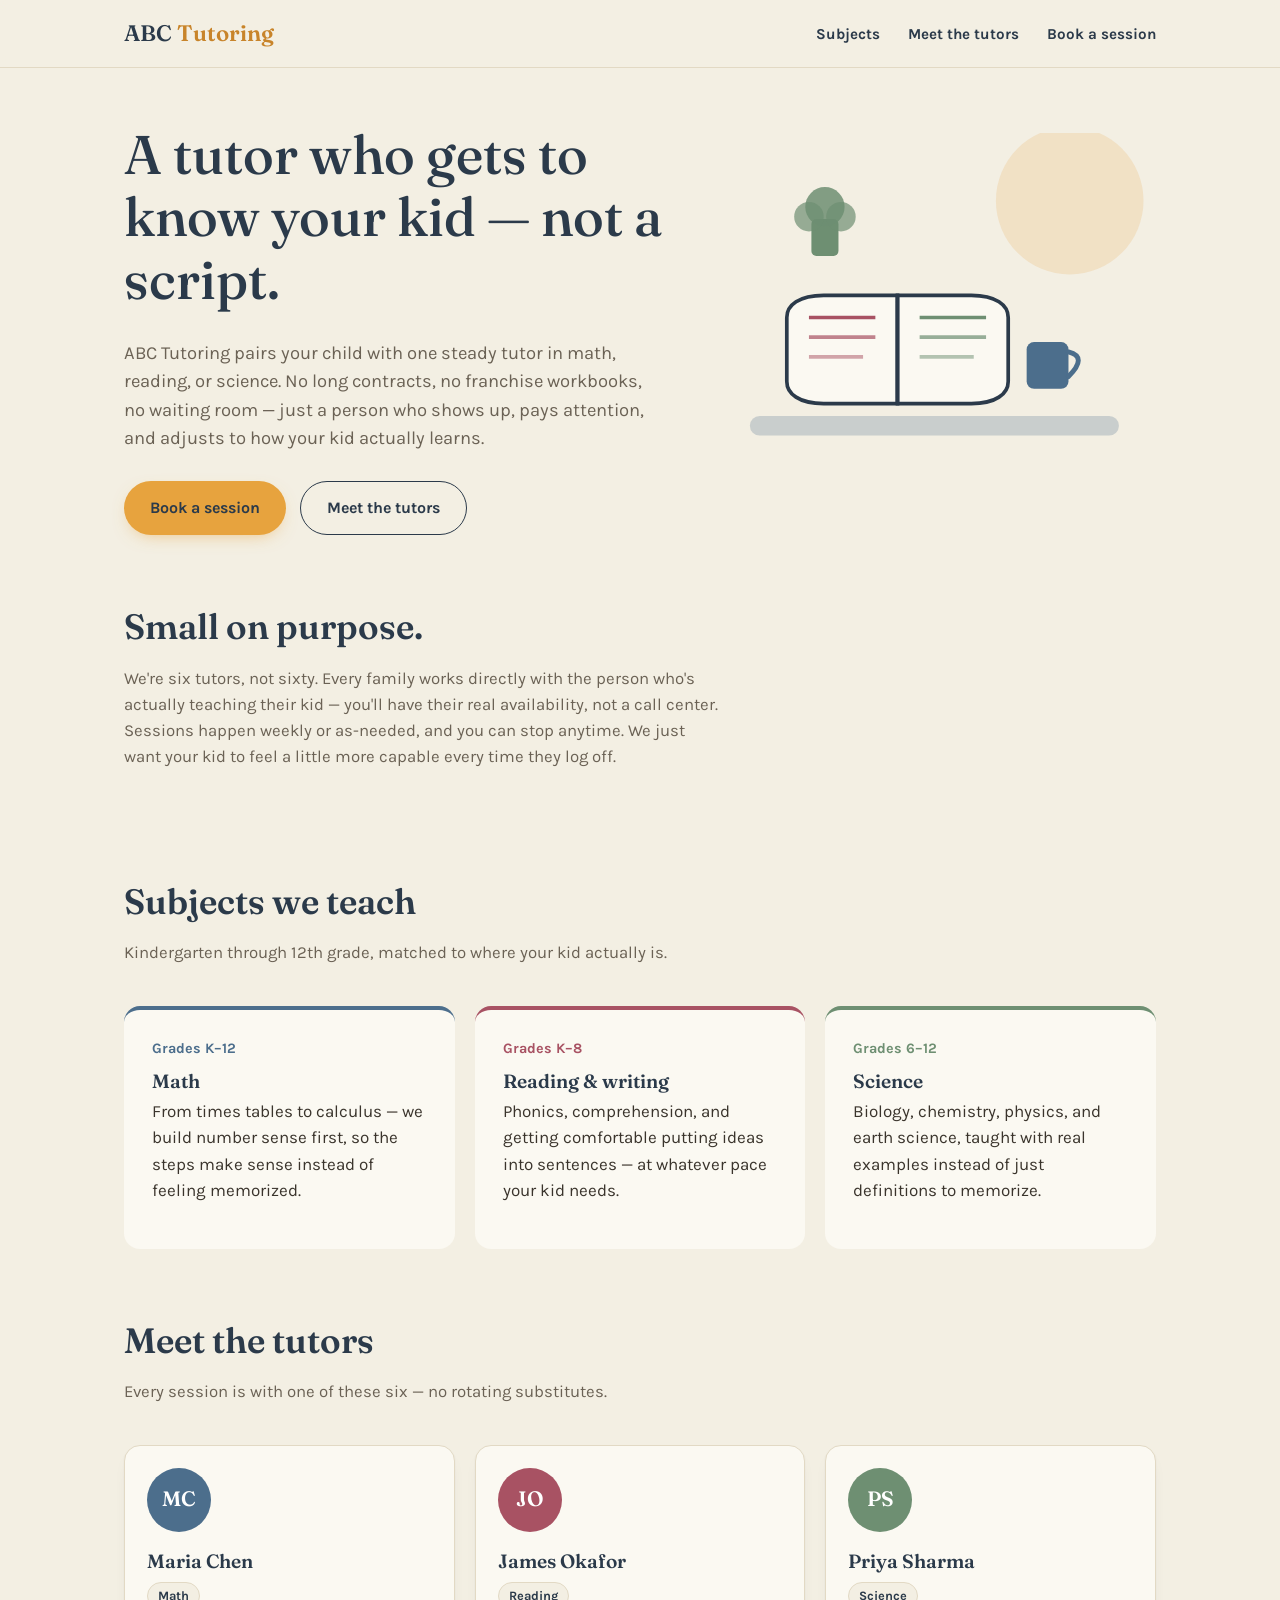
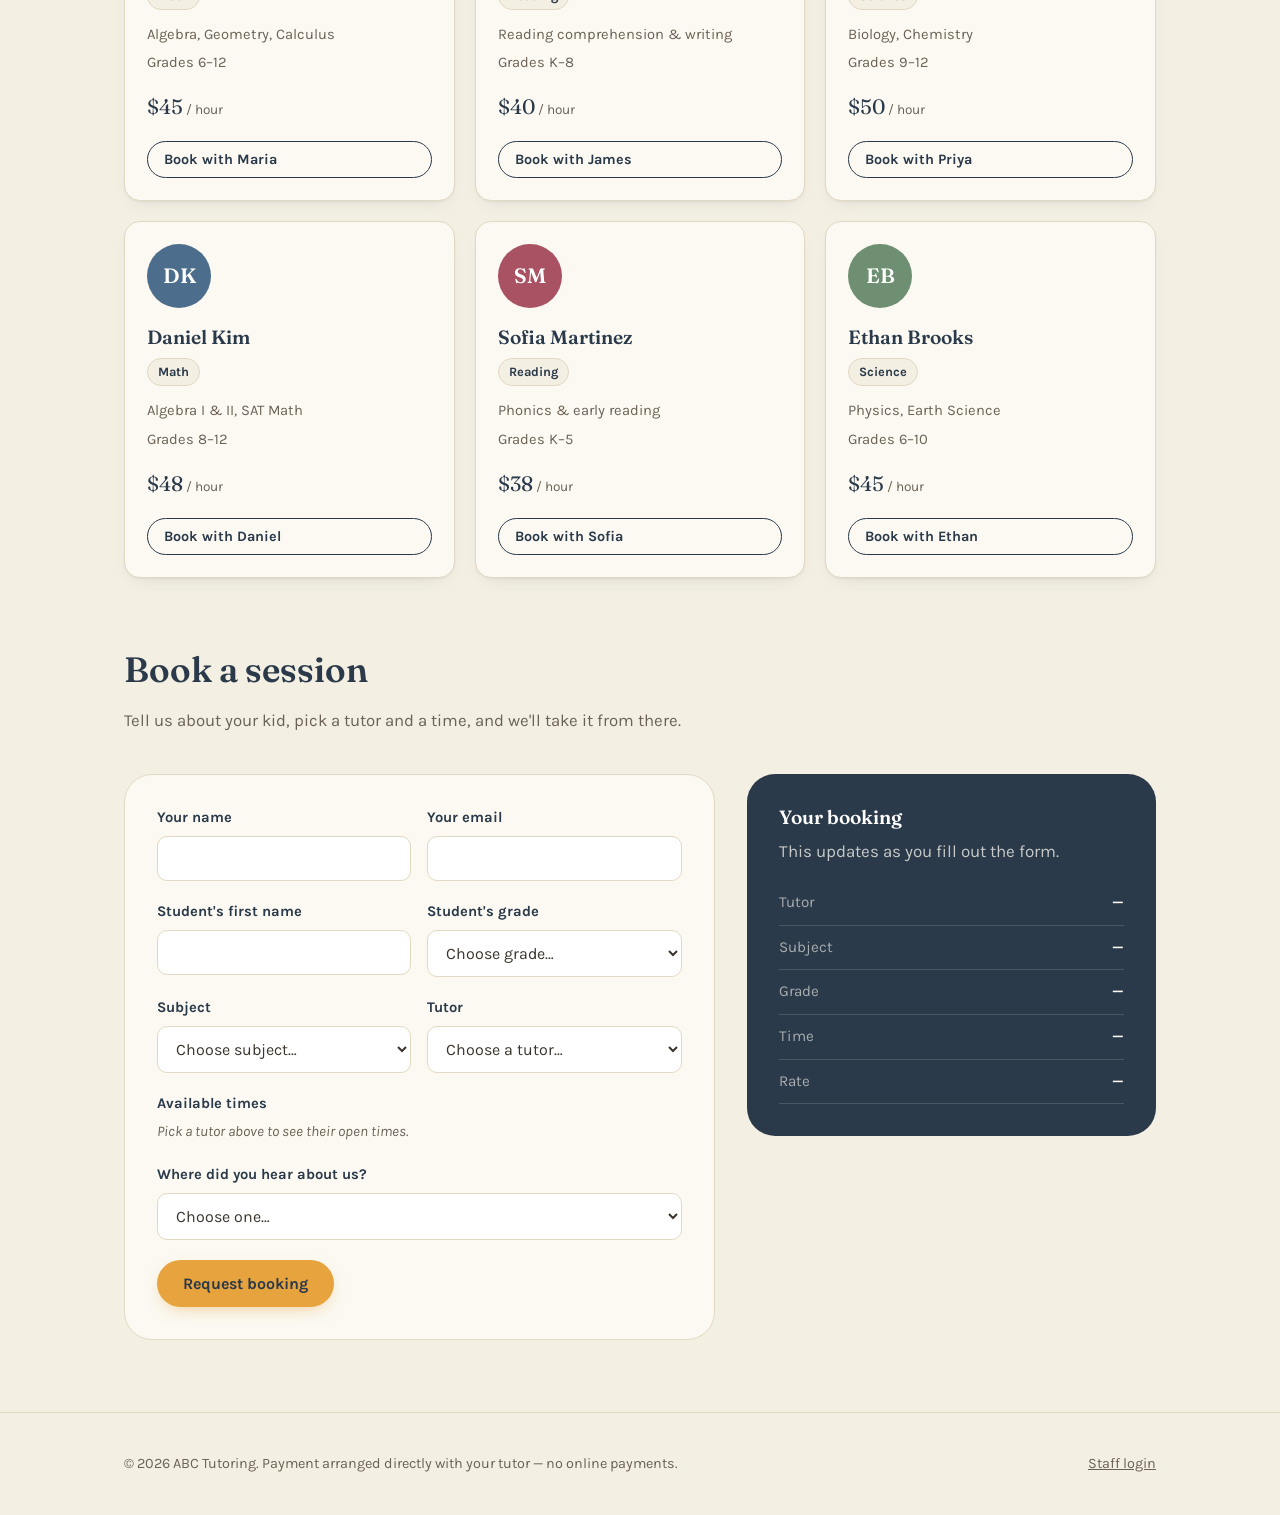
<file: index.html>
<!DOCTYPE html>
<html lang="en">
<head>
<meta charset="UTF-8" />
<meta name="viewport" content="width=device-width, initial-scale=1.0" />
<title>ABC Tutoring — Patient, personal tutoring for your kid</title>
<meta name="description" content="One-on-one math, reading, and science tutoring with tutors who actually get to know your kid. No contracts, no franchise scripts." />
<link rel="preconnect" href="https://fonts.googleapis.com">
<link rel="preconnect" href="https://fonts.gstatic.com" crossorigin>
<link href="https://fonts.googleapis.com/css2?family=Fraunces:opsz,wght@9..144,500;9..144,600&family=Karla:wght@400;500;700&display=swap" rel="stylesheet">
<link rel="stylesheet" href="style.css" /> 

<!-- PostHog analytics -->
<script>
    !function(t,e){var o,n,p,r;e.__SV||(window.posthog && window.posthog.__loaded)||(window.posthog=e,e._i=[],e.init=function(i,s,a){function g(t,e){var o=e.split(".");2==o.length&&(t=t[o[0]],e=o[1]),t[e]=function(){t.push([e].concat(Array.prototype.slice.call(arguments,0)))}}p||((p=t.createElement("script")).type="text/javascript",p.crossOrigin="anonymous",p.async=!0,p.src=s.api_host.replace(".i.posthog.com","-assets.i.posthog.com")+"/static/array.js",p.onerror=function(){p=null},(r=t.getElementsByTagName("script")[0]).parentNode.insertBefore(p,r));var u=e;for(void 0!==a?u=e[a]=[]:a="posthog",u.people=u.people||[],u.toString=function(t){var e="posthog";return"posthog"!==a&&(e+="."+a),t||(e+=" (stub)"),e},u.people.toString=function(){return u.toString(1)+".people (stub)"},o="init capture register register_once register_for_session unregister unregister_for_session getFeatureFlag getFeatureFlagResult isFeatureEnabled reloadFeatureFlags updateEarlyAccessFeatureEnrollment getEarlyAccessFeatures on onFeatureFlags onSessionId getSurveys getActiveMatchingSurveys renderSurvey canRenderSurvey getNextSurveyStep identify setPersonProperties group resetGroups setPersonPropertiesForFlags resetPersonPropertiesForFlags setGroupPropertiesForFlags resetGroupPropertiesForFlags reset get_distinct_id getGroups get_session_id get_session_replay_url alias set_config startSessionRecording stopSessionRecording sessionRecordingStarted captureException loadToolbar get_property getSessionProperty createPersonProfile opt_in_capturing opt_out_capturing has_opted_in_capturing has_opted_out_capturing clear_opt_in_out_capturing debug".split(" "),n=0;n<o.length;n++)g(u,o[n]);e._i.push([i,s,a])},e.__SV=1)}(document,window.posthog||[]);
    posthog.init('phc_zxxuDMYx4rX93AA6RFzjvgEHXUmBMe9n8ZpTk2k6E65x', {
        api_host: 'https://us.i.posthog.com',
        defaults: '2026-05-30',
    })
</script>
</head>
<body>

<header class="site-header">
  <div class="container">
    <a class="wordmark" href="#top">ABC <span>Tutoring</span></a>
    <button class="nav-toggle" aria-label="Toggle menu" aria-expanded="false">☰</button>
    <ul class="site-nav">
      <li><a href="#subjects">Subjects</a></li>
      <li><a href="#tutors">Meet the tutors</a></li>
      <li><a href="#booking">Book a session</a></li>
    </ul>
  </div>
</header>

<main id="top">

  <!-- ---------- HERO ---------- -->
  <section class="hero">
    <div class="container">
      <div class="hero-copy">
        <h1>A tutor who gets to know your kid — not a script.</h1>
        <p>
          ABC Tutoring pairs your child with one steady tutor in math, reading, or
          science. No long contracts, no franchise workbooks, no waiting room —
          just a person who shows up, pays attention, and adjusts to how your kid
          actually learns.
        </p>
        <div class="hero-actions">
          <a href="#booking" class="btn btn-primary">Book a session</a>
          <a href="#tutors" class="btn btn-secondary">Meet the tutors</a>
        </div>
      </div>

      <svg class="hero-art" viewBox="0 0 360 320" width="100%" xmlns="http://www.w3.org/2000/svg" role="img" aria-label="Illustration of an open book, a mug, and a small plant on a desk">
        <circle cx="290" cy="55" r="60" fill="var(--marigold)" opacity="0.18" />
        <rect x="30" y="230" width="300" height="16" rx="8" fill="var(--denim)" opacity="0.25" />
        <path d="M60 150 C60 140 70 132 90 132 L150 132 L150 220 L90 220 C70 220 60 212 60 202 Z" fill="var(--paper-raised)" stroke="var(--ink)" stroke-width="3"/>
        <path d="M240 150 C240 140 230 132 210 132 L150 132 L150 220 L210 220 C230 220 240 212 240 202 Z" fill="var(--paper-raised)" stroke="var(--ink)" stroke-width="3"/>
        <line x1="150" y1="132" x2="150" y2="220" stroke="var(--ink)" stroke-width="3"/>
        <line x1="78" y1="150" x2="132" y2="150" stroke="var(--berry)" stroke-width="3"/>
        <line x1="78" y1="166" x2="132" y2="166" stroke="var(--berry)" stroke-width="3" opacity="0.7"/>
        <line x1="78" y1="182" x2="122" y2="182" stroke="var(--berry)" stroke-width="3" opacity="0.5"/>
        <line x1="168" y1="150" x2="222" y2="150" stroke="var(--moss)" stroke-width="3"/>
        <line x1="168" y1="166" x2="222" y2="166" stroke="var(--moss)" stroke-width="3" opacity="0.7"/>
        <line x1="168" y1="182" x2="212" y2="182" stroke="var(--moss)" stroke-width="3" opacity="0.5"/>
        <rect x="255" y="170" width="34" height="38" rx="6" fill="var(--denim)" />
        <path d="M289 178 q16 4 0 20" fill="none" stroke="var(--denim)" stroke-width="4" stroke-linecap="round"/>
        <rect x="80" y="70" width="22" height="30" rx="4" fill="var(--moss)" />
        <circle cx="91" cy="60" r="16" fill="var(--moss)" opacity="0.85" />
        <circle cx="78" cy="68" r="12" fill="var(--moss)" opacity="0.7" />
        <circle cx="104" cy="68" r="12" fill="var(--moss)" opacity="0.7" />
      </svg>
    </div>
  </section>

  <!-- ---------- ABOUT ---------- -->
  <section class="section" style="padding-top:0;">
    <div class="container">
      <div class="section-head">
        <h2>Small on purpose.</h2>
        <p>
          We're six tutors, not sixty. Every family works directly with the person
          who's actually teaching their kid — you'll have their real availability,
          not a call center. Sessions happen weekly or as-needed, and you can stop
          anytime. We just want your kid to feel a little more capable every time
          they log off.
        </p>
      </div>
    </div>
  </section>

  <!-- ---------- SUBJECTS ---------- -->
  <section class="section" id="subjects" style="padding-top:0;">
    <div class="container">
      <div class="section-head">
        <h2>Subjects we teach</h2>
        <p>Kindergarten through 12th grade, matched to where your kid actually is.</p>
      </div>
      <div class="subjects-grid">
        <div class="subject-card denim">
          <span class="subject-grades">Grades K–12</span>
          <h3>Math</h3>
          <p>From times tables to calculus — we build number sense first, so the
          steps make sense instead of feeling memorized.</p>
        </div>
        <div class="subject-card berry">
          <span class="subject-grades">Grades K–8</span>
          <h3>Reading &amp; writing</h3>
          <p>Phonics, comprehension, and getting comfortable putting ideas into
          sentences — at whatever pace your kid needs.</p>
        </div>
        <div class="subject-card moss">
          <span class="subject-grades">Grades 6–12</span>
          <h3>Science</h3>
          <p>Biology, chemistry, physics, and earth science, taught with real
          examples instead of just definitions to memorize.</p>
        </div>
      </div>
    </div>
  </section>

  <!-- ---------- TUTORS ---------- -->
  <section class="section" id="tutors" style="padding-top:0;">
    <div class="container">
      <div class="section-head">
        <h2>Meet the tutors</h2>
        <p>Every session is with one of these six — no rotating substitutes.</p>
      </div>
      <div class="tutors-grid" id="tutorsGrid"></div>
    </div>
  </section>

  <!-- ---------- BOOKING ---------- -->
  <section class="section" id="booking" style="padding-top:0;">
    <div class="container">
      <div class="section-head">
        <h2>Book a session</h2>
        <p>Tell us about your kid, pick a tutor and a time, and we'll take it from there.</p>
      </div>

      <div class="booking-wrap">
        <form class="booking-card" id="bookingForm" novalidate>
          <div class="field-row">
            <div class="field">
              <label for="parentName">Your name</label>
              <input type="text" id="parentName" name="parentName" required />
            </div>
            <div class="field">
              <label for="parentEmail">Your email</label>
              <input type="email" id="parentEmail" name="parentEmail" required />
            </div>
          </div>

          <div class="field-row">
            <div class="field">
              <label for="studentName">Student's first name</label>
              <input type="text" id="studentName" name="studentName" required />
            </div>
            <div class="field">
              <label for="studentGrade">Student's grade</label>
              <select id="studentGrade" name="studentGrade" required>
                <option value="">Choose grade…</option>
                <option>Kindergarten</option>
                <option>1st grade</option>
                <option>2nd grade</option>
                <option>3rd grade</option>
                <option>4th grade</option>
                <option>5th grade</option>
                <option>6th grade</option>
                <option>7th grade</option>
                <option>8th grade</option>
                <option>9th grade</option>
                <option>10th grade</option>
                <option>11th grade</option>
                <option>12th grade</option>
              </select>
            </div>
          </div>

          <div class="field-row">
            <div class="field">
              <label for="subjectSelect">Subject</label>
              <select id="subjectSelect" name="subject" required>
                <option value="">Choose subject…</option>
                <option>Math</option>
                <option>Reading</option>
                <option>Science</option>
              </select>
            </div>
            <div class="field">
              <label for="tutorSelect">Tutor</label>
              <select id="tutorSelect" name="tutor" required></select>
            </div>
          </div>

          <div class="field">
            <label>Available times</label>
            <div id="slotsWrap"><p class="slots-empty">Pick a tutor above to see their open times.</p></div>
          </div>

          <div class="field">
            <label for="heardAbout">Where did you hear about us?</label>
            <select id="heardAbout" name="heardAbout" required>
              <option value="">Choose one…</option>
              <option>Friend or family referral</option>
              <option>Google search</option>
              <option>Social media</option>
              <option>School flyer or newsletter</option>
              <option>Local Facebook group</option>
              <option>Other</option>
            </select>
          </div>

          <button type="submit" class="btn btn-primary">Request booking</button>

          <div class="confirm-box" id="confirmBox">
            <p></p>
          </div>
        </form>

        <aside class="booking-summary">
          <h3>Your booking</h3>
          <p>This updates as you fill out the form.</p>
          <div class="summary-line"><span>Tutor</span><strong id="sumTutor">—</strong></div>
          <div class="summary-line"><span>Subject</span><strong id="sumSubject">—</strong></div>
          <div class="summary-line"><span>Grade</span><strong id="sumGrade">—</strong></div>
          <div class="summary-line"><span>Time</span><strong id="sumSlot">—</strong></div>
          <div class="summary-line"><span>Rate</span><strong id="sumRate">—</strong></div>
        </aside>
      </div>
    </div>
  </section>

</main>

<footer class="site-footer">
  <div class="container">
    <span>© 2026 ABC Tutoring. Payment arranged directly with your tutor — no online payments.</span>
    <a href="analytics.html">Staff login</a>
  </div>
</footer>

<script src="data.js"></script> 
<script src="app.js"></script>
</body>
</html>
</file>
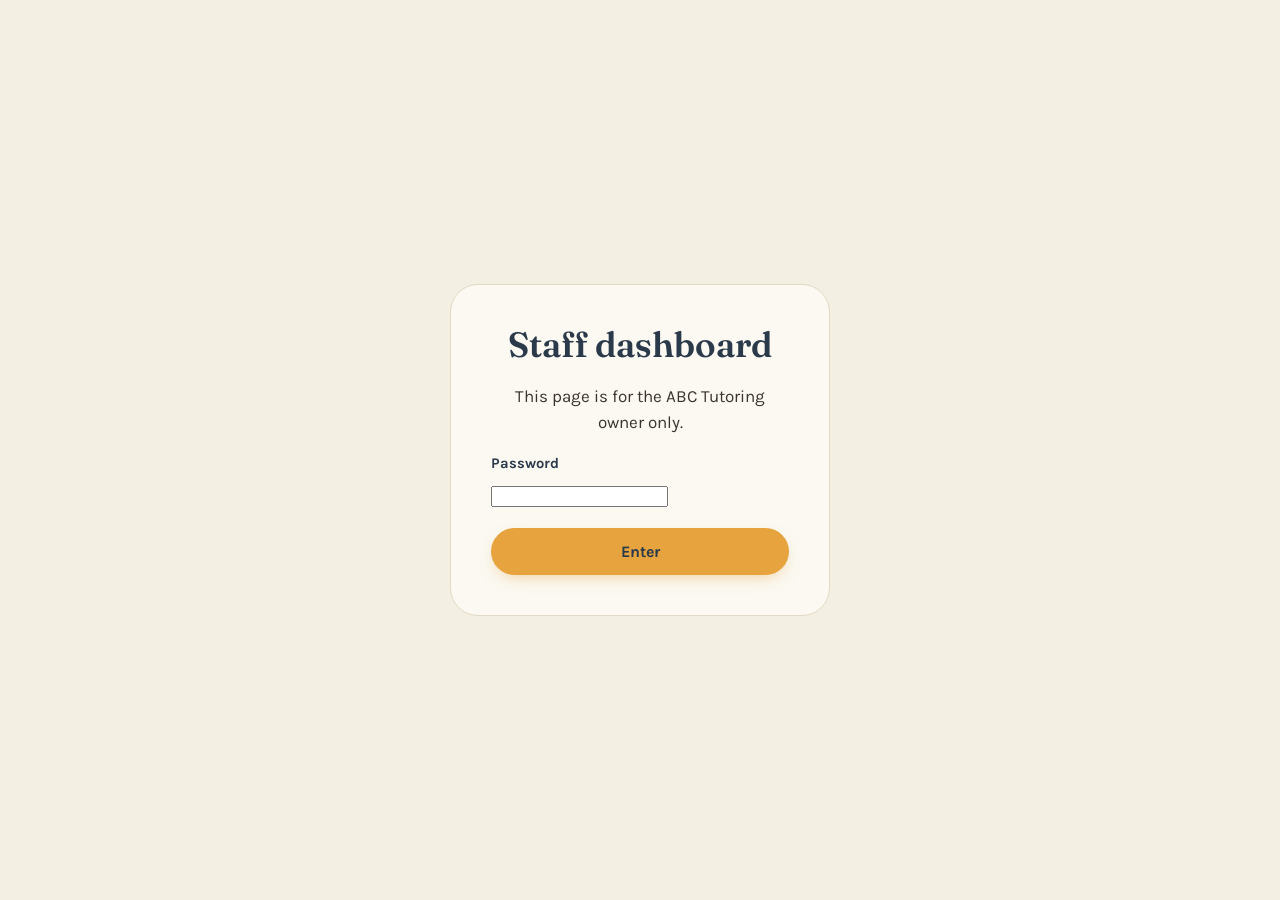
<file: analytics.html>
<!DOCTYPE html>
<html lang="en">
<head>
<meta charset="UTF-8" />
<meta name="viewport" content="width=device-width, initial-scale=1.0" />
<meta name="robots" content="noindex, nofollow" />
<title>Staff dashboard — ABC Tutoring</title>
<link rel="preconnect" href="https://fonts.googleapis.com">
<link rel="preconnect" href="https://fonts.gstatic.com" crossorigin>
<link href="https://fonts.googleapis.com/css2?family=Fraunces:opsz,wght@9..144,500;9..144,600&family=Karla:wght@400;500;700&display=swap" rel="stylesheet">
<link rel="stylesheet" href="style.css" />

<!-- PostHog analytics -->
<script>
    !function(t,e){var o,n,p,r;e.__SV||(window.posthog && window.posthog.__loaded)||(window.posthog=e,e._i=[],e.init=function(i,s,a){function g(t,e){var o=e.split(".");2==o.length&&(t=t[o[0]],e=o[1]),t[e]=function(){t.push([e].concat(Array.prototype.slice.call(arguments,0)))}}p||((p=t.createElement("script")).type="text/javascript",p.crossOrigin="anonymous",p.async=!0,p.src=s.api_host.replace(".i.posthog.com","-assets.i.posthog.com")+"/static/array.js",p.onerror=function(){p=null},(r=t.getElementsByTagName("script")[0]).parentNode.insertBefore(p,r));var u=e;for(void 0!==a?u=e[a]=[]:a="posthog",u.people=u.people||[],u.toString=function(t){var e="posthog";return"posthog"!==a&&(e+="."+a),t||(e+=" (stub)"),e},u.people.toString=function(){return u.toString(1)+".people (stub)"},o="init capture register register_once register_for_session unregister unregister_for_session getFeatureFlag getFeatureFlagResult isFeatureEnabled reloadFeatureFlags updateEarlyAccessFeatureEnrollment getEarlyAccessFeatures on onFeatureFlags onSessionId getSurveys getActiveMatchingSurveys renderSurvey canRenderSurvey getNextSurveyStep identify setPersonProperties group resetGroups setPersonPropertiesForFlags resetPersonPropertiesForFlags setGroupPropertiesForFlags resetGroupPropertiesForFlags reset get_distinct_id getGroups get_session_id get_session_replay_url alias set_config startSessionRecording stopSessionRecording sessionRecordingStarted captureException loadToolbar get_property getSessionProperty createPersonProfile opt_in_capturing opt_out_capturing has_opted_in_capturing has_opted_out_capturing clear_opt_in_out_capturing debug".split(" "),n=0;n<o.length;n++)g(u,o[n]);e._i.push([i,s,a])},e.__SV=1)}(document,window.posthog||[]);
    posthog.init('phc_zxxuDMYx4rX93AA6RFzjvgEHXUmBMe9n8ZpTk2k6E65x', {
        api_host: 'https://us.i.posthog.com',
        defaults: '2026-05-30',
    })
</script>
</head>
<body>

<div class="gate" id="gate">
  <div class="gate-card">
    <h2>Staff dashboard</h2>
    <p>This page is for the ABC Tutoring owner only.</p>
    <form id="gateForm">
      <div class="field">
        <label for="gatePassword">Password</label>
        <input type="password" id="gatePassword" required />
      </div>
      <button type="submit" class="btn btn-primary" style="width:100%; justify-content:center;">Enter</button>
      <p class="gate-error" id="gateError">That password isn't right — try again.</p>
    </form>
  </div>
</div>

<div id="dashboard" style="display:none;">
  <header class="site-header">
    <div class="container">
      <a class="wordmark" href="index.html">ABC <span>Tutoring</span></a>
      <a href="index.html" class="btn btn-secondary btn-small">Back to site</a>
    </div>
  </header>

  <main class="section container">
    <div class="section-head">
      <h2>How the site's doing</h2>
      <p>Based on activity in this browser. See the note below for full, all-visitor analytics.</p>
    </div>

    <div class="dash-grid">
      <div class="stat-card">
        <div class="stat-label">Most-viewed tutor</div>
        <div class="stat-value" id="statTopTutor" style="font-size:1.4rem;">—</div>
      </div>
      <div class="stat-card">
        <div class="stat-label">Views vs. bookings</div>
        <div class="stat-value" id="statRatio" style="font-size:1.3rem;">—</div>
      </div>
      <div class="stat-card">
        <div class="stat-label">View → booking rate</div>
        <div class="stat-value" id="statConversion">—</div>
      </div>
    </div>

    <div class="stat-card" style="margin-bottom:20px;">
      <div class="stat-label" style="margin-bottom:16px;">Where bookings came from</div>
      <div id="heardAboutBars"></div>
    </div>

    <div class="stat-card" style="margin-bottom:28px;">
      <div class="stat-label" style="margin-bottom:4px;">Recent bookings</div>
      <div id="bookingsTableWrap"></div>
    </div>

    <div class="note-box">
      <strong>Heads up:</strong> the numbers above only reflect bookings and clicks made
      on this device — this is a concept demo with no shared database. Every visitor's
      page views, clicks, and bookings are also sent to your real PostHog project (the
      one behind key <code>phc_zxxu…6E65x</code>), so once real traffic arrives you can
      see site-wide numbers — across every visitor, any device — by logging into
      <a href="https://us.posthog.com" target="_blank" rel="noopener">posthog.com</a>
      and building an Insight from the <code>tutor_card_viewed</code> and
      <code>booking_submitted</code> events. Details in README.md.
    </div>
  </main>
</div>

<script src="data.js"></script>
<script src="analytics.js"></script>
</body>
</html>
</file>
<file: style.css>
/* ==========================================================================
   ABC Tutoring — design tokens
   A neighborhood tutor, not a franchise: warm paper background, ink navy
   for trust, marigold for energy, and one distinct accent per subject
   (denim/math, berry/reading, moss/science) instead of one repeated color.
   ========================================================================== */

:root {
  --paper: #f3efe3;
  --paper-raised: #fbf9f2;
  --ink: #2b3a4a;
  --text: #3a342c;
  --text-soft: #6b6255;
  --line: #e2d9c4;

  --marigold: #e7a33e;
  --marigold-dark: #c8842a;
  --denim: #4c6e8c;
  --denim-dark: #3a5570;
  --berry: #a85263;
  --berry-dark: #8c3f4f;
  --moss: #6e8f72;
  --moss-dark: #55735a;

  --radius-sm: 10px;
  --radius-md: 16px;
  --radius-lg: 28px;

  --shadow-card: 0 1px 2px rgba(43, 58, 74, 0.06), 0 8px 20px -12px rgba(43, 58, 74, 0.18);

  --font-display: "Fraunces", Georgia, serif;
  --font-body: "Karla", -apple-system, BlinkMacSystemFont, "Segoe UI", sans-serif;
}

* {
  box-sizing: border-box;
}

html {
  scroll-behavior: smooth;
}

@media (prefers-reduced-motion: reduce) {
  html {
    scroll-behavior: auto;
  }
  * {
    animation-duration: 0.01ms !important;
    transition-duration: 0.01ms !important;
  }
}

body {
  margin: 0;
  background: var(--paper);
  color: var(--text);
  font-family: var(--font-body);
  font-size: 17px;
  line-height: 1.55;
  -webkit-font-smoothing: antialiased;
}

h1, h2, h3 {
  font-family: var(--font-display);
  color: var(--ink);
  line-height: 1.15;
  margin: 0 0 0.5em;
  font-weight: 600;
}

h1 { font-size: clamp(2.1rem, 5vw, 3.4rem); font-weight: 500; }
h2 { font-size: clamp(1.6rem, 3.4vw, 2.2rem); }
h3 { font-size: 1.2rem; }

p { margin: 0 0 1em; max-width: 60ch; }

a { color: var(--denim-dark); }

.container {
  max-width: 1080px;
  margin: 0 auto;
  padding: 0 24px;
}

.section {
  padding: 72px 0;
}

.section-head {
  max-width: 640px;
  margin-bottom: 40px;
}

.section-head p {
  color: var(--text-soft);
  font-size: 1.05rem;
}

/* ---------- buttons ---------- */

.btn {
  display: inline-flex;
  align-items: center;
  gap: 8px;
  border: none;
  border-radius: 999px;
  padding: 14px 26px;
  font-family: var(--font-body);
  font-weight: 700;
  font-size: 1rem;
  cursor: pointer;
  text-decoration: none;
  transition: transform 0.15s ease, box-shadow 0.15s ease;
}

.btn:hover { transform: translateY(-1px); }
.btn:active { transform: translateY(0); }
.btn:focus-visible { outline: 3px solid var(--ink); outline-offset: 2px; }

.btn-primary {
  background: var(--marigold);
  color: var(--ink);
  box-shadow: 0 6px 18px -8px rgba(231, 163, 62, 0.7);
}
.btn-primary:hover { background: var(--marigold-dark); }

.btn-secondary {
  background: transparent;
  color: var(--ink);
  border: 1.5px solid var(--ink);
}
.btn-secondary:hover { background: var(--ink); color: var(--paper-raised); }

.btn-small {
  padding: 9px 16px;
  font-size: 0.9rem;
}

/* ---------- header / nav ---------- */

.site-header {
  position: sticky;
  top: 0;
  z-index: 20;
  background: rgba(243, 239, 227, 0.9);
  backdrop-filter: blur(6px);
  border-bottom: 1px solid var(--line);
}

.site-header .container {
  display: flex;
  align-items: center;
  justify-content: space-between;
  padding-top: 16px;
  padding-bottom: 16px;
}

.wordmark {
  font-family: var(--font-display);
  font-size: 1.4rem;
  color: var(--ink);
  text-decoration: none;
  font-weight: 600;
}

.wordmark span { color: var(--marigold-dark); }

.site-nav {
  display: flex;
  gap: 28px;
  list-style: none;
  margin: 0;
  padding: 0;
}

.site-nav a {
  color: var(--ink);
  text-decoration: none;
  font-weight: 700;
  font-size: 0.95rem;
}

.site-nav a:hover { color: var(--marigold-dark); }

.nav-toggle {
  display: none;
  background: none;
  border: 1.5px solid var(--ink);
  border-radius: 8px;
  padding: 8px 10px;
  cursor: pointer;
}

@media (max-width: 720px) {
  .nav-toggle { display: block; }
  .site-nav {
    display: none;
    position: absolute;
    top: 100%;
    left: 0;
    right: 0;
    background: var(--paper-raised);
    flex-direction: column;
    padding: 16px 24px 24px;
    border-bottom: 1px solid var(--line);
    gap: 16px;
  }
  .site-nav.open { display: flex; }
}

/* ---------- hero ---------- */

.hero {
  padding: 56px 0 72px;
}

.hero .container {
  display: grid;
  grid-template-columns: 1.1fr 0.9fr;
  gap: 48px;
  align-items: center;
}

.hero-copy p {
  font-size: 1.15rem;
  color: var(--text-soft);
}

.hero-actions {
  display: flex;
  gap: 14px;
  flex-wrap: wrap;
  margin-top: 28px;
}

.hero-art {
  animation: rise 0.7s ease both;
}

@keyframes rise {
  from { opacity: 0; transform: translateY(14px); }
  to { opacity: 1; transform: translateY(0); }
}

@media (max-width: 820px) {
  .hero .container { grid-template-columns: 1fr; }
  .hero-art { order: -1; max-width: 280px; margin: 0 auto; }
}

/* ---------- subjects ---------- */

.subjects-grid {
  display: grid;
  grid-template-columns: repeat(3, 1fr);
  gap: 20px;
}

.subject-card {
  background: var(--paper-raised);
  border-radius: var(--radius-md);
  padding: 28px;
  border-top: 4px solid var(--accent, var(--marigold));
}

.subject-card.denim { --accent: var(--denim); }
.subject-card.berry { --accent: var(--berry); }
.subject-card.moss { --accent: var(--moss); }

.subject-card h3 { margin-bottom: 6px; }
.subject-card .subject-grades {
  display: block;
  font-weight: 700;
  color: var(--accent, var(--marigold));
  margin-bottom: 10px;
  font-size: 0.9rem;
}

@media (max-width: 780px) {
  .subjects-grid { grid-template-columns: 1fr; }
}

/* ---------- tutors ---------- */

.tutors-grid {
  display: grid;
  grid-template-columns: repeat(3, 1fr);
  gap: 20px;
}

@media (max-width: 900px) {
  .tutors-grid { grid-template-columns: repeat(2, 1fr); }
}
@media (max-width: 600px) {
  .tutors-grid { grid-template-columns: 1fr; }
}

.tutor-card {
  background: var(--paper-raised);
  border: 1px solid var(--line);
  border-radius: var(--radius-md);
  padding: 22px;
  box-shadow: var(--shadow-card);
  display: flex;
  flex-direction: column;
  gap: 4px;
}

.tutor-avatar {
  width: 64px;
  height: 64px;
  border-radius: 50%;
  display: flex;
  align-items: center;
  justify-content: center;
  font-family: var(--font-display);
  font-size: 1.3rem;
  font-weight: 600;
  color: #fff;
  margin-bottom: 14px;
}

.tutor-avatar.denim { background: var(--denim); }
.tutor-avatar.berry { background: var(--berry); }
.tutor-avatar.moss { background: var(--moss); }

.tutor-name { margin-bottom: 2px; }

.tutor-tag {
  display: inline-block;
  font-size: 0.8rem;
  font-weight: 700;
  color: var(--ink);
  background: var(--paper);
  border: 1px solid var(--line);
  border-radius: 999px;
  padding: 3px 10px;
  width: fit-content;
  margin: 4px 0 10px;
}

.tutor-meta {
  font-size: 0.92rem;
  color: var(--text-soft);
  margin-bottom: 2px;
}

.tutor-rate {
  font-family: var(--font-display);
  font-size: 1.3rem;
  color: var(--ink);
  margin: 10px 0 14px;
}

.tutor-rate span {
  font-family: var(--font-body);
  font-size: 0.85rem;
  color: var(--text-soft);
  font-weight: 400;
}

/* ---------- booking ---------- */

.booking-wrap {
  display: grid;
  grid-template-columns: 1.3fr 0.9fr;
  gap: 32px;
  align-items: start;
}

@media (max-width: 860px) {
  .booking-wrap { grid-template-columns: 1fr; }
}

.booking-card {
  background: var(--paper-raised);
  border-radius: var(--radius-lg);
  padding: 32px;
  border: 1px solid var(--line);
}

.field {
  margin-bottom: 20px;
}

.field label {
  display: block;
  font-weight: 700;
  font-size: 0.92rem;
  color: var(--ink);
  margin-bottom: 6px;
}

.field-row {
  display: grid;
  grid-template-columns: 1fr 1fr;
  gap: 16px;
}

@media (max-width: 500px) {
  .field-row { grid-template-columns: 1fr; }
}

input[type="text"],
input[type="email"],
select {
  width: 100%;
  font-family: var(--font-body);
  font-size: 1rem;
  padding: 12px 14px;
  border: 1.5px solid var(--line);
  border-radius: var(--radius-sm);
  background: #fff;
  color: var(--text);
}

input:focus-visible, select:focus-visible {
  outline: 2px solid var(--denim);
  outline-offset: 1px;
}

.slots {
  display: flex;
  flex-wrap: wrap;
  gap: 10px;
  margin-top: 4px;
}

.slot-chip {
  border: 1.5px solid var(--line);
  background: #fff;
  border-radius: 999px;
  padding: 9px 16px;
  font-size: 0.9rem;
  font-weight: 700;
  cursor: pointer;
  color: var(--ink);
}

.slot-chip:hover:not(:disabled) { border-color: var(--denim); }

.slot-chip.selected {
  background: var(--ink);
  border-color: var(--ink);
  color: #fff;
}

.slot-chip:disabled {
  background: var(--paper);
  color: var(--text-soft);
  text-decoration: line-through;
  cursor: not-allowed;
  opacity: 0.7;
}

.slots-empty {
  color: var(--text-soft);
  font-size: 0.92rem;
  font-style: italic;
}

.booking-summary {
  background: var(--ink);
  color: var(--paper-raised);
  border-radius: var(--radius-lg);
  padding: 32px;
  position: sticky;
  top: 100px;
}

.booking-summary h3 { color: #fff; }
.booking-summary p { color: rgba(251, 249, 242, 0.75); }

.summary-line {
  display: flex;
  justify-content: space-between;
  padding: 10px 0;
  border-bottom: 1px solid rgba(251, 249, 242, 0.15);
  font-size: 0.95rem;
}

.summary-line span:first-child { color: rgba(251, 249, 242, 0.6); }

.confirm-box {
  display: none;
  background: var(--moss);
  color: #fff;
  border-radius: var(--radius-md);
  padding: 20px 22px;
  margin-top: 20px;
}

.confirm-box.visible { display: block; }

.confirm-box p { color: rgba(255, 255, 255, 0.9); margin-bottom: 0; }

/* ---------- footer ---------- */

.site-footer {
  border-top: 1px solid var(--line);
  padding: 40px 0;
  color: var(--text-soft);
  font-size: 0.9rem;
}

.site-footer .container {
  display: flex;
  justify-content: space-between;
  align-items: center;
  flex-wrap: wrap;
  gap: 12px;
}

.site-footer a { color: var(--text-soft); }

/* ---------- analytics page ---------- */

.gate {
  min-height: 100vh;
  display: flex;
  align-items: center;
  justify-content: center;
  padding: 24px;
}

.gate-card {
  background: var(--paper-raised);
  border: 1px solid var(--line);
  border-radius: var(--radius-lg);
  padding: 40px;
  max-width: 380px;
  width: 100%;
  text-align: center;
}

.gate-card .field { text-align: left; }

.gate-error {
  color: var(--berry-dark);
  font-size: 0.9rem;
  margin-top: 10px;
  display: none;
}

.gate-error.visible { display: block; }

.dash-grid {
  display: grid;
  grid-template-columns: repeat(3, 1fr);
  gap: 20px;
  margin-bottom: 20px;
}

@media (max-width: 800px) {
  .dash-grid { grid-template-columns: 1fr; }
}

.stat-card {
  background: var(--paper-raised);
  border: 1px solid var(--line);
  border-radius: var(--radius-md);
  padding: 24px;
}

.stat-card .stat-label {
  font-size: 0.85rem;
  font-weight: 700;
  color: var(--text-soft);
  margin-bottom: 8px;
}

.stat-card .stat-value {
  font-family: var(--font-display);
  font-size: 2rem;
  color: var(--ink);
}

.bar-row {
  display: grid;
  grid-template-columns: 160px 1fr 46px;
  align-items: center;
  gap: 12px;
  margin-bottom: 12px;
  font-size: 0.92rem;
}

.bar-track {
  background: var(--paper);
  border-radius: 999px;
  height: 12px;
  overflow: hidden;
}

.bar-fill {
  height: 100%;
  background: var(--marigold);
  border-radius: 999px;
}

.note-box {
  background: var(--paper-raised);
  border: 1px dashed var(--line);
  border-radius: var(--radius-md);
  padding: 20px 22px;
  color: var(--text-soft);
  font-size: 0.92rem;
}

.note-box code {
  background: var(--paper);
  padding: 2px 6px;
  border-radius: 4px;
}

.bookings-table {
  width: 100%;
  border-collapse: collapse;
  font-size: 0.92rem;
  margin-top: 8px;
}

.bookings-table th, .bookings-table td {
  text-align: left;
  padding: 10px 12px;
  border-bottom: 1px solid var(--line);
}

.bookings-table th {
  color: var(--text-soft);
  font-size: 0.8rem;
  text-transform: none;
}
</file>
